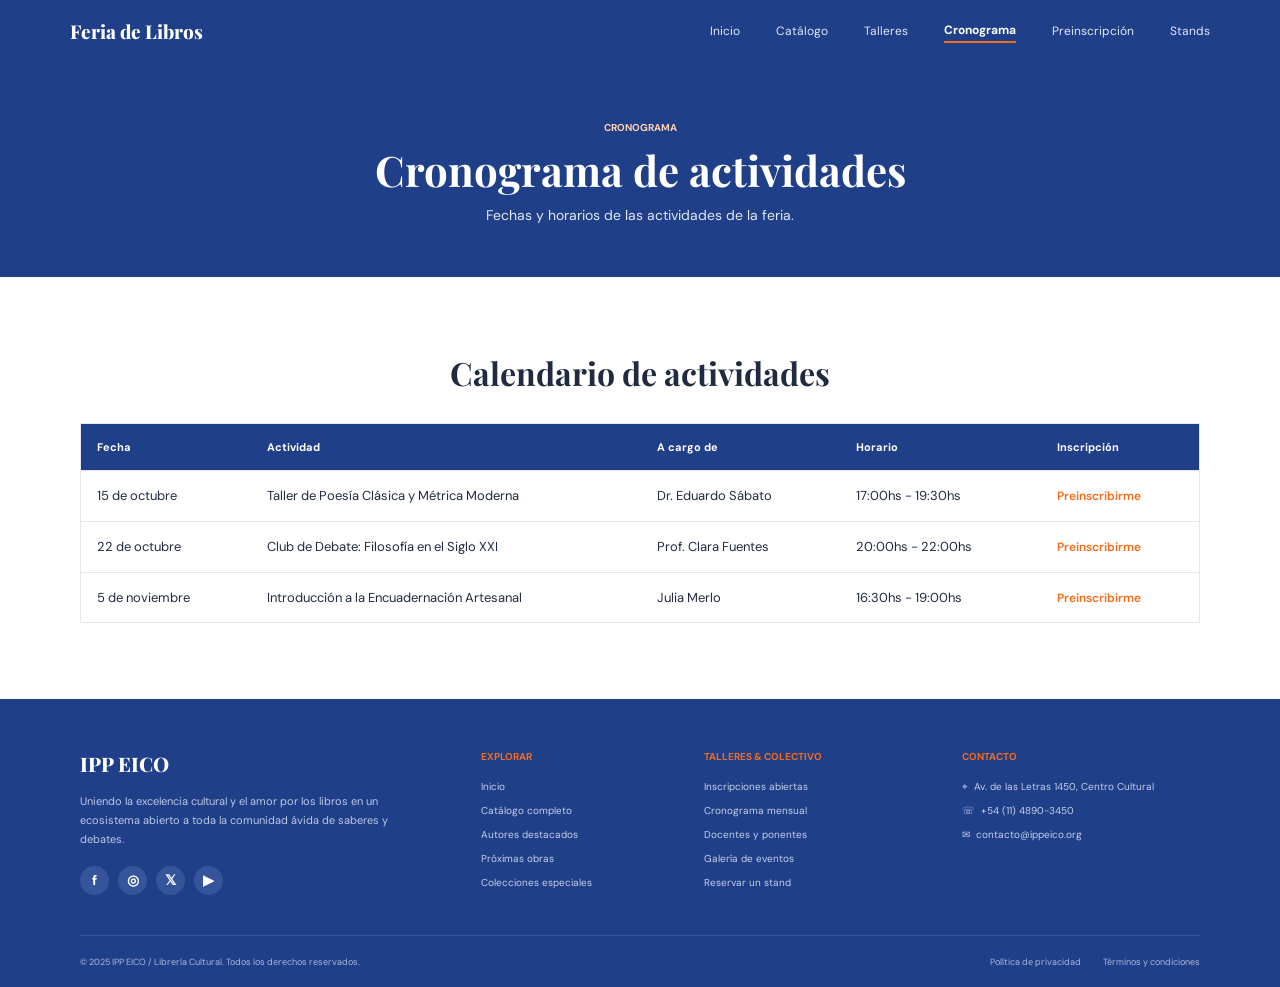
<file: feria de libros/cronograma.html>
<!doctype html>
<html lang="es">
<head>
  <meta charset="utf-8">
  <meta name="viewport" content="width=device-width, initial-scale=1">
  <meta name="description" content="Fechas y horarios de las actividades de la feria.">
  <title>Cronograma | IPP EICO</title>
  <link rel="preconnect" href="https://fonts.googleapis.com">
  <link rel="preconnect" href="https://fonts.gstatic.com" crossorigin>
  <link href="https://fonts.googleapis.com/css2?family=DM+Sans:wght@400;500;600;700&family=Playfair+Display:wght@600;700;800&display=swap" rel="stylesheet">
  <link rel="stylesheet" href="styles.css">
</head>
<body>
  <!-- ENCABEZADO: igual en todas las páginas -->
  <header class="site-header">
    <a class="brand" href="index.html">Feria de Libros</a>
    <button class="menu-toggle" type="button" aria-label="Abrir menú" aria-expanded="false">☰</button>
    <nav class="main-nav" aria-label="Navegación principal">
      <a href="index.html">Inicio</a>
      <a href="index.html#catalogo">Catálogo</a>
      <a href="talleres.html">Talleres</a>
      <a href="cronograma.html" aria-current="page">Cronograma</a>
      <a href="preinscripcion.html">Preinscripción</a>
      <a href="stands.html">Stands</a>
    </nav>
  </header>

  <main>
    <!-- Banda de título de la página -->
    <section class="page-hero" aria-labelledby="page-title">
      <p class="eyebrow eyebrow-light">CRONOGRAMA</p>
      <h1 id="page-title">Cronograma de actividades</h1>
      <p>Fechas y horarios de las actividades de la feria.</p>
    </section>
    <section class="section" aria-labelledby="crono-title">
      <div class="section-heading centered-heading"><h2 id="crono-title">Calendario de actividades</h2></div>
      <div class="table-wrap">
        <table class="schedule">
          <thead><tr><th scope="col">Fecha</th><th scope="col">Actividad</th><th scope="col">A cargo de</th><th scope="col">Horario</th><th scope="col">Inscripción</th></tr></thead>
          <tbody>
          <tr><td>15 de octubre</td><td>Taller de Poesía Clásica y Métrica Moderna</td><td>Dr. Eduardo Sábato</td><td>17:00hs - 19:30hs</td><td><a class="text-link" href="preinscripcion.html">Preinscribirme</a></td></tr>
          <tr><td>22 de octubre</td><td>Club de Debate: Filosofía en el Siglo XXI</td><td>Prof. Clara Fuentes</td><td>20:00hs - 22:00hs</td><td><a class="text-link" href="preinscripcion.html">Preinscribirme</a></td></tr>
          <tr><td>5 de noviembre</td><td>Introducción a la Encuadernación Artesanal</td><td>Julia Merlo</td><td>16:30hs - 19:00hs</td><td><a class="text-link" href="preinscripcion.html">Preinscribirme</a></td></tr>
          </tbody>
        </table>
      </div>
    </section>
  </main>

  <!-- PIE DE PÁGINA: igual en todas las páginas -->
  <footer class="site-footer">
    <div class="footer-main">
      <div class="footer-about"><a class="footer-brand" href="index.html">IPP EICO</a><p>Uniendo la excelencia cultural y el amor por los libros en un ecosistema abierto a toda la comunidad ávida de saberes y debates.</p><div class="social-links" aria-label="Redes sociales"><a href="#contacto" aria-label="Facebook">f</a><a href="#contacto" aria-label="Instagram">◎</a><a href="#contacto" aria-label="Twitter">𝕏</a><a href="#contacto" aria-label="YouTube">▶</a></div></div>
      <div class="footer-column"><h2>EXPLORAR</h2><a href="index.html">Inicio</a><a href="index.html#catalogo">Catálogo completo</a><a href="index.html#catalogo">Autores destacados</a><a href="index.html#catalogo">Próximas obras</a><a href="index.html#especialidades">Colecciones especiales</a></div>
      <div class="footer-column"><h2>TALLERES &amp; COLECTIVO</h2><a href="preinscripcion.html">Inscripciones abiertas</a><a href="cronograma.html">Cronograma mensual</a><a href="talleres.html">Docentes y ponentes</a><a href="talleres.html">Galería de eventos</a><a href="stands.html">Reservar un stand</a></div>
      <div class="footer-column footer-contact" id="contacto"><h2>CONTACTO</h2><p>⌖ &nbsp;Av. de las Letras 1450, Centro Cultural</p><a href="tel:+541148903450">☏ &nbsp;+54 (11) 4890-3450</a><a href="mailto:contacto@ippeico.org">✉ &nbsp;contacto@ippeico.org</a></div>
    </div>
    <div class="footer-bottom"><span>© 2025 IPP EICO / Librería Cultural. Todos los derechos reservados.</span><div><a href="#contacto">Política de privacidad</a><a href="#contacto">Términos y condiciones</a></div></div>
  </footer>
  <script>
    // Menú desplegable para celulares (agrega/quita la clase "is-open")
    const menuToggle = document.querySelector(".menu-toggle");
    const mainNav = document.querySelector(".main-nav");
    menuToggle.addEventListener("click", () => {
      const isExpanded = menuToggle.getAttribute("aria-expanded") === "true";
      menuToggle.setAttribute("aria-expanded", String(!isExpanded));
      mainNav.classList.toggle("is-open", !isExpanded);
    });
  </script>
</body>
</html>
</file>
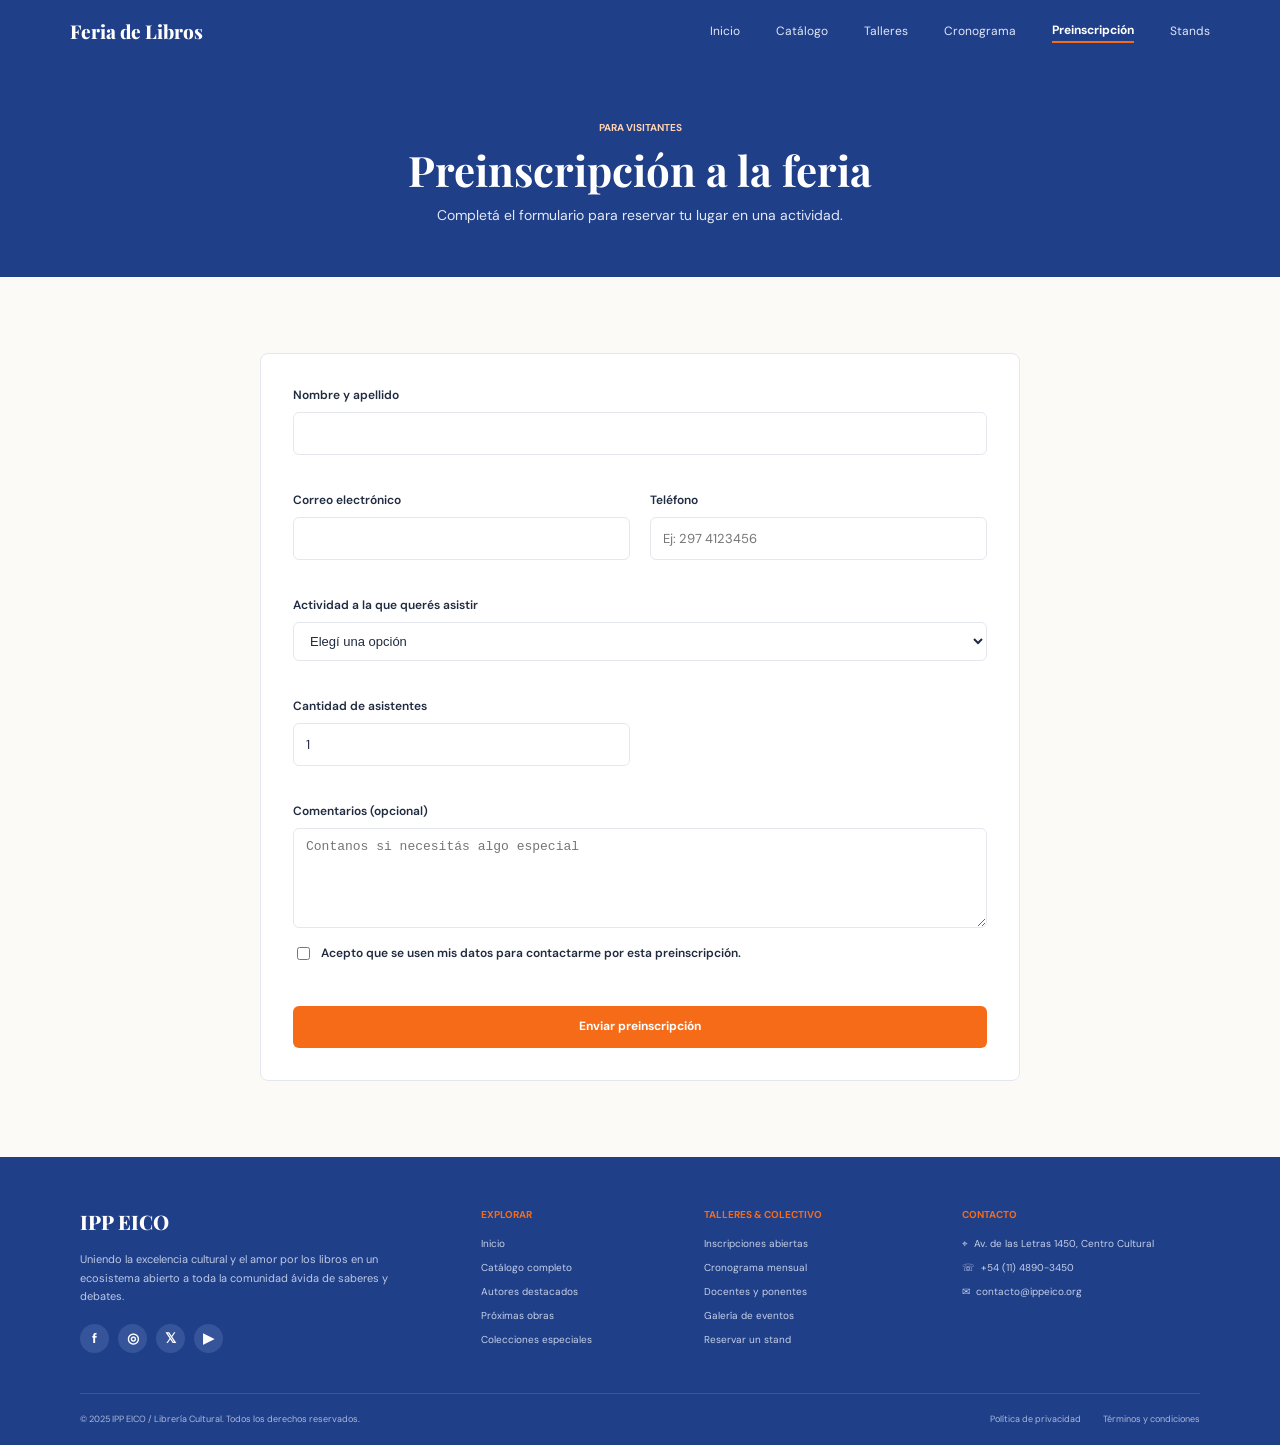
<file: feria de libros/preinscripcion.html>
<!doctype html>
<html lang="es">

<head>
  <meta charset="utf-8">
  <meta name="viewport" content="width=device-width, initial-scale=1">
  <meta name="description" content="Completá el formulario para reservar tu lugar en una actividad.">
  <title>Preinscripción | IPP EICO</title>
  <link rel="preconnect" href="https://fonts.googleapis.com">
  <link rel="preconnect" href="https://fonts.gstatic.com" crossorigin>
  <link
    href="https://fonts.googleapis.com/css2?family=DM+Sans:wght@400;500;600;700&family=Playfair+Display:wght@600;700;800&display=swap"
    rel="stylesheet">
  <link rel="stylesheet" href="styles.css">
</head>

<body>
  <!-- ENCABEZADO: igual en todas las páginas -->
  <header class="site-header">
    <a class="brand" href="index.html">Feria de Libros</a>
    <button class="menu-toggle" type="button" aria-label="Abrir menú" aria-expanded="false">☰</button>
    <nav class="main-nav" aria-label="Navegación principal">
      <a href="index.html">Inicio</a>
      <a href="index.html#catalogo">Catálogo</a>
      <a href="talleres.html">Talleres</a>
      <a href="cronograma.html">Cronograma</a>
      <a href="preinscripcion.html" aria-current="page">Preinscripción</a>
      <a href="stands.html">Stands</a>
    </nav>
  </header>

  <main>
    <!-- Banda de título de la página -->
    <section class="page-hero" aria-labelledby="page-title">
      <p class="eyebrow eyebrow-light">PARA VISITANTES</p>
      <h1 id="page-title">Preinscripción a la feria</h1>
      <p>Completá el formulario para reservar tu lugar en una actividad.</p>
    </section>
    <section class="section form-section" aria-label="Formulario">
      <!-- novalidate: la validación la hará JavaScript (Jornada 3). Cada campo tiene un id y un <small class="field-error"> para mostrar su error. -->
      <form class="form-card" id="form-preinscripcion" action="#" method="post" novalidate>
        <div class="form-grid">
          <div class="field field-full">
            <label for="pre-nombre">Nombre y apellido</label>
            <input id="pre-nombre" name="pre-nombre" type="text" required autocomplete="name">
            <small class="field-error" id="error-pre-nombre" aria-live="polite"></small>
          </div>
          <div class="field">
            <label for="pre-correo">Correo electrónico</label>
            <input id="pre-correo" name="pre-correo" type="email" required autocomplete="email">
            <small class="field-error" id="error-pre-correo" aria-live="polite"></small>
          </div>
          <div class="field">
            <label for="pre-telefono">Teléfono</label>
            <input id="pre-telefono" name="pre-telefono" type="tel" required autocomplete="tel"
              placeholder="Ej: 297 4123456">
            <small class="field-error" id="error-pre-telefono" aria-live="polite"></small>
          </div>
          <div class="field field-full">
            <label for="pre-actividad">Actividad a la que querés asistir</label>
            <select id="pre-actividad" name="pre-actividad" required>
              <option value="">Elegí una opción</option>
              <option value="poesia">Taller de Poesía Clásica y Métrica Moderna (15 oct)</option>
              <option value="debate">Club de Debate: Filosofía en el Siglo XXI (22 oct)</option>
              <option value="encuadernacion">Introducción a la Encuadernación Artesanal (5 nov)</option>
            </select>
            <small class="field-error" id="error-pre-actividad" aria-live="polite"></small>
          </div>
          <div class="field">
            <label for="pre-asistentes">Cantidad de asistentes</label>
            <input id="pre-asistentes" name="pre-asistentes" type="number" required min="1" max="5" value="1">
            <small class="field-error" id="error-pre-asistentes" aria-live="polite"></small>
          </div>
          <div class="field field-full">
            <label for="pre-comentarios">Comentarios (opcional)</label>
            <textarea id="pre-comentarios" name="pre-comentarios"
              placeholder="Contanos si necesitás algo especial"></textarea>
          </div>
          <div class="field field-full">
            <label class="check" for="pre-acepto"><input id="pre-acepto" name="pre-acepto" type="checkbox" required>
              Acepto que se usen mis datos para contactarme por esta preinscripción.</label>
            <small class="field-error" id="error-pre-acepto" aria-live="polite"></small>
          </div>
        </div>
        <button class="button button-orange form-submit" type="submit">Enviar preinscripción</button>
        <!-- Mensaje de confirmación: JavaScript le quita el atributo "hidden" al enviar -->
        <p class="form-message" id="pre-mensaje" role="status" hidden>¡Listo! Recibimos tu preinscripción. Te vamos a
          contactar por correo.</p>
      </form>
    </section>
  </main>

  <!-- PIE DE PÁGINA: igual en todas las páginas -->
  <footer class="site-footer">
    <div class="footer-main">
      <div class="footer-about"><a class="footer-brand" href="index.html">IPP EICO</a>
        <p>Uniendo la excelencia cultural y el amor por los libros en un ecosistema abierto a toda la comunidad ávida de
          saberes y debates.</p>
        <div class="social-links" aria-label="Redes sociales"><a href="#contacto" aria-label="Facebook">f</a><a
            href="#contacto" aria-label="Instagram">◎</a><a href="#contacto" aria-label="Twitter">𝕏</a><a
            href="#contacto" aria-label="YouTube">▶</a></div>
      </div>
      <div class="footer-column">
        <h2>EXPLORAR</h2><a href="index.html">Inicio</a><a href="index.html#catalogo">Catálogo completo</a><a
          href="index.html#catalogo">Autores destacados</a><a href="index.html#catalogo">Próximas obras</a><a
          href="index.html#especialidades">Colecciones especiales</a>
      </div>
      <div class="footer-column">
        <h2>TALLERES &amp; COLECTIVO</h2><a href="preinscripcion.html">Inscripciones abiertas</a><a
          href="cronograma.html">Cronograma mensual</a><a href="talleres.html">Docentes y ponentes</a><a
          href="talleres.html">Galería de eventos</a><a href="stands.html">Reservar un stand</a>
      </div>
      <div class="footer-column footer-contact" id="contacto">
        <h2>CONTACTO</h2>
        <p>⌖ &nbsp;Av. de las Letras 1450, Centro Cultural</p><a href="tel:+541148903450">☏ &nbsp;+54 (11)
          4890-3450</a><a href="mailto:contacto@ippeico.org">✉ &nbsp;contacto@ippeico.org</a>
      </div>
    </div>
    <div class="footer-bottom"><span>© 2025 IPP EICO / Librería Cultural. Todos los derechos reservados.</span>
      <div><a href="#contacto">Política de privacidad</a><a href="#contacto">Términos y condiciones</a></div>
    </div>
  </footer>

  <script src="script.js"></script>
</body>

</html>
</file>
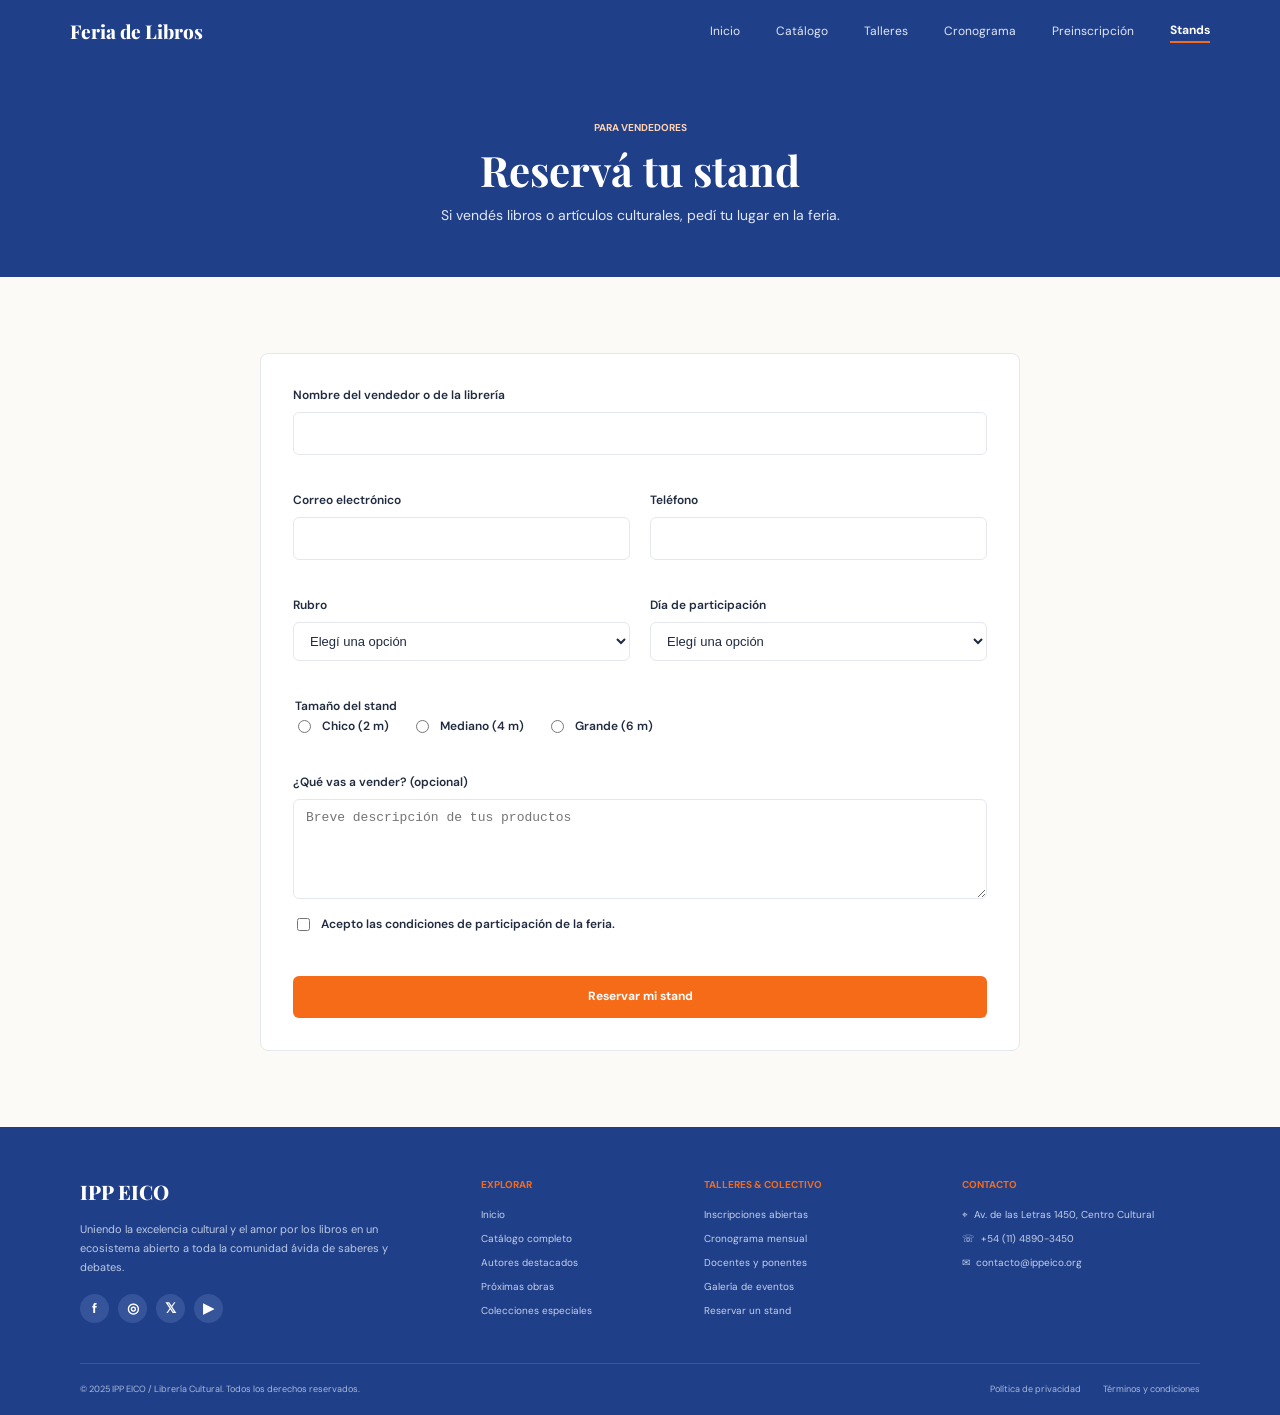
<file: feria de libros/stands.html>
<!doctype html>
<html lang="es">

<head>
  <meta charset="utf-8">
  <meta name="viewport" content="width=device-width, initial-scale=1">
  <meta name="description" content="Si vendés libros o artículos culturales, pedí tu lugar en la feria.">
  <title>Reserva de stands | IPP EICO</title>
  <link rel="preconnect" href="https://fonts.googleapis.com">
  <link rel="preconnect" href="https://fonts.gstatic.com" crossorigin>
  <link
    href="https://fonts.googleapis.com/css2?family=DM+Sans:wght@400;500;600;700&family=Playfair+Display:wght@600;700;800&display=swap"
    rel="stylesheet">
  <link rel="stylesheet" href="styles.css">
</head>

<body>
  <!-- ENCABEZADO: igual en todas las páginas -->
  <header class="site-header">
    <a class="brand" href="index.html">Feria de Libros</a>
    <button class="menu-toggle" type="button" aria-label="Abrir menú" aria-expanded="false">☰</button>
    <nav class="main-nav" aria-label="Navegación principal">
      <a href="index.html">Inicio</a>
      <a href="index.html#catalogo">Catálogo</a>
      <a href="talleres.html">Talleres</a>
      <a href="cronograma.html">Cronograma</a>
      <a href="preinscripcion.html">Preinscripción</a>
      <a href="stands.html" aria-current="page">Stands</a>
    </nav>
  </header>

  <main>
    <!-- Banda de título de la página -->
    <section class="page-hero" aria-labelledby="page-title">
      <p class="eyebrow eyebrow-light">PARA VENDEDORES</p>
      <h1 id="page-title">Reservá tu stand</h1>
      <p>Si vendés libros o artículos culturales, pedí tu lugar en la feria.</p>
    </section>
    <section class="section form-section" aria-label="Formulario">
      <!-- novalidate: la validación la hará JavaScript (Jornada 3). Cada campo tiene un id y un <small class="field-error"> para mostrar su error. -->
      <form class="form-card" id="form-stands" action="#" method="post" novalidate>
        <div class="form-grid">
          <div class="field field-full">
            <label for="stand-nombre">Nombre del vendedor o de la librería</label>
            <input id="stand-nombre" name="stand-nombre" type="text" required>
            <small class="field-error" id="error-stand-nombre" aria-live="polite"></small>
          </div>
          <div class="field">
            <label for="stand-correo">Correo electrónico</label>
            <input id="stand-correo" name="stand-correo" type="email" required autocomplete="email">
            <small class="field-error" id="error-stand-correo" aria-live="polite"></small>
          </div>
          <div class="field">
            <label for="stand-telefono">Teléfono</label>
            <input id="stand-telefono" name="stand-telefono" type="tel" required autocomplete="tel">
            <small class="field-error" id="error-stand-telefono" aria-live="polite"></small>
          </div>
          <div class="field">
            <label for="stand-rubro">Rubro</label>
            <select id="stand-rubro" name="stand-rubro" required>
              <option value="">Elegí una opción</option>
              <option value="nuevos">Libros nuevos</option>
              <option value="usados">Libros usados</option>
              <option value="ambos">Ambos</option>
            </select>
            <small class="field-error" id="error-stand-rubro" aria-live="polite"></small>
          </div>
          <div class="field">
            <label for="stand-dia">Día de participación</label>
            <select id="stand-dia" name="stand-dia" required>
              <option value="">Elegí una opción</option>
              <option value="15-oct">15 de octubre</option>
              <option value="22-oct">22 de octubre</option>
              <option value="5-nov">5 de noviembre</option>
              <option value="todos">Los tres días</option>
            </select>
            <small class="field-error" id="error-stand-dia" aria-live="polite"></small>
          </div>
          <fieldset class="field field-full">
            <legend>Tamaño del stand</legend>
            <div class="radio-row">
              <label class="check"><input type="radio" name="stand-tamano" value="chico" required> Chico (2 m)</label>
              <label class="check"><input type="radio" name="stand-tamano" value="mediano"> Mediano (4 m)</label>
              <label class="check"><input type="radio" name="stand-tamano" value="grande"> Grande (6 m)</label>
            </div>
            <small class="field-error" id="error-stand-tamano" aria-live="polite"></small>
          </fieldset>
          <div class="field field-full">
            <label for="stand-descripcion">¿Qué vas a vender? (opcional)</label>
            <textarea id="stand-descripcion" name="stand-descripcion"
              placeholder="Breve descripción de tus productos"></textarea>
          </div>
          <div class="field field-full">
            <label class="check" for="stand-acepto"><input id="stand-acepto" name="stand-acepto" type="checkbox"
                required> Acepto las condiciones de participación de la feria.</label>
            <small class="field-error" id="error-stand-acepto" aria-live="polite"></small>
          </div>
        </div>
        <button class="button button-orange form-submit" type="submit">Reservar mi stand</button>
        <!-- Mensaje de confirmación: JavaScript le quita el atributo "hidden" al enviar -->
        <p class="form-message" id="stand-mensaje" role="status" hidden>¡Listo! Recibimos tu solicitud de stand. Te
          vamos a confirmar por correo.</p>
      </form>
    </section>
  </main>

  <!-- PIE DE PÁGINA: igual en todas las páginas -->
  <footer class="site-footer">
    <div class="footer-main">
      <div class="footer-about"><a class="footer-brand" href="index.html">IPP EICO</a>
        <p>Uniendo la excelencia cultural y el amor por los libros en un ecosistema abierto a toda la comunidad ávida de
          saberes y debates.</p>
        <div class="social-links" aria-label="Redes sociales"><a href="#contacto" aria-label="Facebook">f</a><a
            href="#contacto" aria-label="Instagram">◎</a><a href="#contacto" aria-label="Twitter">𝕏</a><a
            href="#contacto" aria-label="YouTube">▶</a></div>
      </div>
      <div class="footer-column">
        <h2>EXPLORAR</h2><a href="index.html">Inicio</a><a href="index.html#catalogo">Catálogo completo</a><a
          href="index.html#catalogo">Autores destacados</a><a href="index.html#catalogo">Próximas obras</a><a
          href="index.html#especialidades">Colecciones especiales</a>
      </div>
      <div class="footer-column">
        <h2>TALLERES &amp; COLECTIVO</h2><a href="preinscripcion.html">Inscripciones abiertas</a><a
          href="cronograma.html">Cronograma mensual</a><a href="talleres.html">Docentes y ponentes</a><a
          href="talleres.html">Galería de eventos</a><a href="stands.html">Reservar un stand</a>
      </div>
      <div class="footer-column footer-contact" id="contacto">
        <h2>CONTACTO</h2>
        <p>⌖ &nbsp;Av. de las Letras 1450, Centro Cultural</p><a href="tel:+541148903450">☏ &nbsp;+54 (11)
          4890-3450</a><a href="mailto:contacto@ippeico.org">✉ &nbsp;contacto@ippeico.org</a>
      </div>
    </div>
    <div class="footer-bottom"><span>© 2025 IPP EICO / Librería Cultural. Todos los derechos reservados.</span>
      <div><a href="#contacto">Política de privacidad</a><a href="#contacto">Términos y condiciones</a></div>
    </div>
  </footer>
  <!-- Enlace al archivo JavaScript externo -->
  <script src="script.js"></script>
</body>
</html>
</body>

</html>
</file>
<file: feria de libros/styles.css>
:root {
  color-scheme: light;
  --ink: #202b40;
  --blue: #203f89;
  --blue-dark: #193674;
  --blue-soft: #6f819f;
  --orange: #f56b18;
  --paper: #fcfaf7;
  --line: #e4e8ee;
  --serif: "Playfair Display", Georgia, serif;
  --sans: "DM Sans", sans-serif;
}

* {
  box-sizing: border-box;
}

html {
  scroll-behavior: smooth;
}

body {
  margin: 0;
  color: var(--ink);
  background: #fff;
  font-family: var(--sans);
  font-size: 14px;
  line-height: 1.65;
}

a {
  color: inherit;
  text-decoration: none;
}

button,
input {
  font: inherit;
}

.sr-only {
  position: absolute;
  width: 1px;
  height: 1px;
  padding: 0;
  margin: -1px;
  overflow: hidden;
  clip: rect(0, 0, 0, 0);
  white-space: nowrap;
  border: 0;
}

.site-header {
  min-height: 64px;
  padding: 0 5.5%;
  display: flex;
  align-items: center;
  justify-content: space-between;
  gap: 30px;
  color: #fff;
  background: var(--blue);
}

.brand,
.footer-brand {
  font-family: var(--serif);
  font-size: 19px;
  font-weight: 800;
  white-space: nowrap;
}

.main-nav {
  display: flex;
  align-items: center;
  gap: clamp(18px, 3vw, 36px);
}

.main-nav a {
  color: #e0e7f7;
  font-size: 12px;
  transition: color .2s ease;
}

.main-nav a:hover,
.footer-column a:hover {
  color: #fff;
}

.search-form {
  width: 220px;
  height: 34px;
  padding: 0 12px;
  display: flex;
  align-items: center;
  gap: 9px;
  border: 1px solid #4964a2;
  border-radius: 20px;
  background: #2e4b91;
}

.search-form span {
  font-size: 20px;
  line-height: 1;
}

.search-form input {
  width: 100%;
  min-width: 0;
  color: white;
  border: 0;
  outline: 0;
  background: transparent;
  font-size: 11px;
}

.search-form input::placeholder {
  color: #c0cce4;
}

.menu-toggle {
  display: none;
  color: white;
  border: 0;
  background: none;
  font-size: 22px;
}

.hero {
  min-height: 435px;
  position: relative;
  display: grid;
  place-items: center;
  padding: 70px 24px;
  color: #fff;
  text-align: center;
  background: linear-gradient(90deg, rgba(19, 43, 96, .76), rgba(23, 46, 99, .57)), url("https://images.unsplash.com/photo-1507842217343-583bb7270b66?auto=format&fit=crop&w=2000&q=90") center 48% / cover;
}

.hero-content {
  width: min(650px, 100%);
  animation: reveal .8s both;
}

.eyebrow {
  margin: 0 0 9px;
  color: var(--orange);
  font-size: 10px;
  font-weight: 700;
}

.eyebrow-light {
  color: #ffd2b1;
}

h1,
h2,
h3,
blockquote {
  font-family: var(--serif);
}

.hero h1 {
  max-width: 620px;
  margin: 14px auto 18px;
  font-size: clamp(36px, 4.6vw, 54px);
  line-height: 1.12;
}

.hero-copy {
  max-width: 610px;
  margin: 0 auto 26px;
  color: #e2e8f4;
  font-size: 14px;
}

.hero-actions {
  display: flex;
  justify-content: center;
  gap: 12px;
}

.button {
  min-height: 42px;
  padding: 0 23px;
  display: inline-flex;
  align-items: center;
  justify-content: center;
  border: 1px solid transparent;
  border-radius: 6px;
  font-size: 12px;
  font-weight: 700;
  cursor: pointer;
  transition: transform .2s ease, background .2s ease;
}

.button:hover {
  transform: translateY(-2px);
}

.button-orange {
  color: white;
  background: var(--orange);
}

.button-orange:hover {
  background: #df5b0c;
}

.button-outline {
  color: white;
  border-color: rgba(255, 255, 255, .8);
  background: transparent;
}

.scroll-cue {
  position: absolute;
  bottom: 17px;
  left: 50%;
  color: white;
  font-size: 20px;
  opacity: .8;
}

.quote-section {
  min-height: 210px;
  padding: 42px 22px 36px;
  text-align: center;
}

.quote-section blockquote {
  max-width: 850px;
  margin: 18px auto 20px;
  font-size: clamp(21px, 2.7vw, 28px);
  font-weight: 700;
  line-height: 1.38;
}

.quote-credit {
  margin: 0;
  color: var(--blue-soft);
  font-size: 11px;
  font-weight: 600;
}

.section {
  padding: 76px max(6%, calc((100% - 1120px) / 2));
}

.catalog-section {
  background: var(--paper);
}

.section-heading {
  margin-bottom: 30px;
}

.section-heading h2,
.newsletter-section h2 {
  margin: 0;
  font-size: clamp(25px, 3vw, 32px);
  line-height: 1.25;
}

.heading-row {
  display: flex;
  align-items: end;
  justify-content: space-between;
  gap: 18px;
}

.text-link {
  padding-bottom: 6px;
  color: var(--orange);
  font-size: 12px;
  font-weight: 600;
}

.text-link span {
  margin-left: 5px;
  font-size: 17px;
}

.book-grid {
  display: grid;
  grid-template-columns: repeat(4, minmax(0, 1fr));
  gap: 24px;
}

.book-card {
  overflow: hidden;
  border: 1px solid var(--line);
  border-radius: 6px;
  background: white;
  transition: transform .25s ease, box-shadow .25s ease;
}

.book-card:hover {
  transform: translateY(-4px);
  box-shadow: 0 12px 30px rgba(31, 48, 78, .1);
}

.book-card>img {
  width: 100%;
  height: 228px;
  display: block;
  object-fit: cover;
  background: #e8e8e8;
}

.book-info {
  padding: 14px 15px 12px;
}

.book-category {
  margin: 0 0 2px;
  color: var(--orange);
  font-size: 9px;
  font-weight: 700;
}

.book-info h3 {
  margin: 0;
  font-size: 15px;
  line-height: 1.4;
}

.muted {
  margin: 1px 0 0;
  color: var(--blue-soft);
  font-size: 11px;
}

.book-bottom {
  margin-top: 11px;
  display: flex;
  align-items: center;
  justify-content: space-between;
  color: var(--blue);
}

.book-bottom strong {
  font-size: 13px;
}

.icon-button {
  width: 28px;
  height: 28px;
  color: var(--blue);
  border: 0;
  border-radius: 50%;
  background: #f2f5fa;
  cursor: pointer;
}

.specialties-section {
  padding-top: 78px;
  padding-bottom: 82px;
}

.centered-heading {
  text-align: center;
}

.centered-heading .eyebrow {
  margin-bottom: 9px;
}

.specialty-grid {
  display: grid;
  grid-template-columns: repeat(3, minmax(0, 1fr));
  gap: 22px;
}

.specialty-card {
  min-height: 210px;
  position: relative;
  overflow: hidden;
  display: flex;
  flex-direction: column;
  justify-content: space-between;
  padding: 20px;
  border-radius: 8px;
  color: white;
  background: linear-gradient(0deg, rgba(22, 48, 105, .94), rgba(33, 66, 137, .48)), var(--card-image) center / cover;
  transition: background-size .3s ease, transform .25s ease;
}

.specialty-card:hover {
  transform: translateY(-3px);
}

.specialty-icon {
  width: 34px;
  height: 34px;
  display: grid;
  place-items: center;
  border: 1px solid rgba(255, 255, 255, .25);
  border-radius: 50%;
  background: rgba(255, 255, 255, .16);
  font-size: 17px;
}

.specialty-card h3 {
  margin: 0 0 2px;
  font-size: 19px;
}

.specialty-card p {
  max-width: 300px;
  margin: 0;
  color: #e0e7f3;
  font-size: 11px;
  line-height: 1.5;
}

.events-section {
  background: var(--paper);
}

.event-grid {
  display: grid;
  grid-template-columns: repeat(3, minmax(0, 1fr));
  gap: 24px;
}

.event-card {
  overflow: hidden;
  display: flex;
  flex-direction: column;
  border: 1px solid var(--line);
  border-radius: 7px;
  background: #fff;
}

.event-image {
  height: 160px;
  position: relative;
}

.event-image img {
  width: 100%;
  height: 100%;
  display: block;
  object-fit: cover;
}

.date-badge {
  position: absolute;
  top: 12px;
  left: 12px;
  padding: 4px 10px;
  border-radius: 3px;
  color: #fff;
  background: var(--orange);
  font-size: 10px;
  font-weight: 700;
}

.event-copy {
  flex: 1;
  padding: 18px 19px;
}

.event-copy h3 {
  margin: 0;
  font-size: 16px;
  line-height: 1.45;
}

.event-copy>p:last-child {
  margin: 10px 0 0;
  color: #657187;
  font-size: 11px;
  line-height: 1.65;
}

.event-footer {
  min-height: 56px;
  padding: 10px 18px;
  display: flex;
  align-items: center;
  justify-content: space-between;
  gap: 10px;
  border-top: 1px solid #eef0f3;
}

.event-footer strong {
  color: var(--blue);
  font-size: 11px;
}

.button-small {
  min-height: 32px;
  padding: 0 14px;
  font-size: 10px;
}

.testimonials-section {
  padding-top: 75px;
  padding-bottom: 76px;
}

.testimonial-grid {
  display: grid;
  grid-template-columns: repeat(3, minmax(0, 1fr));
  gap: 18px;
}

.testimonial {
  min-height: 205px;
  margin: 0;
  padding: 23px 24px;
  display: flex;
  flex-direction: column;
  border-radius: 5px;
  background: #f7f9fc;
}

.stars {
  color: var(--orange);
  letter-spacing: 0;
  font-size: 16px;
}

.testimonial blockquote {
  flex: 1;
  margin: 14px 0;
  font-size: 13px;
  line-height: 1.7;
}

.testimonial figcaption {
  display: flex;
  flex-direction: column;
  font-size: 11px;
}

.testimonial figcaption span {
  color: var(--blue-soft);
  font-size: 10px;
}

.newsletter-section {
  padding: 62px 24px 66px;
  text-align: center;
  background: var(--paper);
}

.newsletter-section>p:not(.eyebrow) {
  max-width: 490px;
  margin: 10px auto 20px;
  color: var(--blue-soft);
  font-size: 12px;
  line-height: 1.6;
}

.newsletter-form {
  max-width: 490px;
  margin: 0 auto;
  display: flex;
  gap: 10px;
}

.newsletter-form input {
  flex: 1;
  min-width: 0;
  height: 42px;
  padding: 0 14px;
  border: 1px solid var(--line);
  border-radius: 6px;
  outline-color: var(--blue);
  background: white;
  font-size: 12px;
}

.site-footer {
  padding: 48px max(6%, calc((100% - 1120px) / 2)) 0;
  color: #d7e0f5;
  background: var(--blue);
}

.footer-main {
  display: grid;
  grid-template-columns: 1.5fr .75fr .9fr 1fr;
  gap: 44px;
  padding-bottom: 40px;
}

.footer-brand {
  color: white;
  font-size: 20px;
}

.footer-about>p {
  max-width: 320px;
  margin: 12px 0 18px;
  color: #bbc9e4;
  font-size: 11px;
  line-height: 1.7;
}

.social-links {
  display: flex;
  gap: 9px;
}

.social-links a {
  width: 29px;
  height: 29px;
  display: grid;
  place-items: center;
  border-radius: 50%;
  color: white;
  background: #35549a;
  font-weight: 700;
}

.footer-column {
  display: flex;
  flex-direction: column;
  align-items: flex-start;
  gap: 7px;
}

.footer-column h2 {
  margin: 2px 0 5px;
  color: var(--orange);
  font-family: var(--sans);
  font-size: 10px;
}

.footer-column a,
.footer-column p {
  margin: 0;
  color: #c5d1e8;
  font-size: 10px;
  line-height: 1.7;
}

.footer-bottom {
  min-height: 52px;
  display: flex;
  align-items: center;
  justify-content: space-between;
  gap: 16px;
  border-top: 1px solid rgba(255, 255, 255, .13);
  color: #aab9db;
  font-size: 9px;
}

.footer-bottom div {
  display: flex;
  gap: 22px;
}

.footer-bottom a:hover {
  color: white;
}

@keyframes reveal {
  from {
    opacity: 0;
    transform: translateY(12px);
  }

  to {
    opacity: 1;
    transform: translateY(0);
  }
}

@media (max-width: 900px) {
  .site-header {
    padding-inline: 4%;
    gap: 16px;
  }

  .main-nav {
    gap: 14px;
  }

  .search-form {
    width: 170px;
  }

  .section {
    padding-inline: 5%;
  }

  .book-grid {
    gap: 14px;
  }

  .book-card>img {
    height: 190px;
  }

  .footer-main {
    gap: 24px;
  }
}

@media (max-width: 680px) {
  .site-header {
    min-height: 62px;
    position: relative;
    flex-wrap: wrap;
    padding: 0 20px;
  }

  .brand {
    margin-right: auto;
  }

  .menu-toggle {
    display: block;
  }

  .main-nav {
    order: 4;
    width: 100%;
    padding: 0 0 15px;
    display: none;
    flex-wrap: wrap;
    justify-content: center;
    gap: 10px 20px;
  }

  .main-nav.is-open {
    display: flex;
  }

  .search-form {
    width: min(190px, 44vw);
    margin: 0 0 0 auto;
  }

  .hero {
    min-height: 440px;
    padding: 65px 22px;
  }

  .hero h1 {
    font-size: 39px;
  }

  .hero-copy {
    font-size: 13px;
  }

  .quote-section {
    padding-block: 38px;
  }

  .section {
    padding: 58px 20px;
  }

  .heading-row {
    align-items: flex-start;
    flex-direction: column;
    gap: 4px;
  }

  .book-grid {
    grid-template-columns: repeat(2, minmax(0, 1fr));
    gap: 14px;
  }

  .book-card>img {
    height: 190px;
  }

  .book-info {
    padding: 12px;
  }

  .book-info h3 {
    font-size: 14px;
  }

  .specialty-grid {
    grid-template-columns: repeat(2, minmax(0, 1fr));
    gap: 12px;
  }

  .specialty-card {
    min-height: 190px;
    padding: 15px;
  }

  .specialty-card h3 {
    font-size: 17px;
  }

  .event-grid,
  .testimonial-grid {
    grid-template-columns: 1fr;
    gap: 16px;
  }

  .event-image {
    height: 190px;
  }

  .testimonial {
    min-height: 180px;
  }

  .newsletter-section {
    padding: 52px 20px;
  }

  .newsletter-form {
    flex-direction: column;
  }

  .newsletter-form .button {
    width: 100%;
  }

  .footer-main {
    grid-template-columns: repeat(2, minmax(0, 1fr));
    gap: 30px 20px;
  }

  .footer-bottom {
    align-items: flex-start;
    flex-direction: column;
    justify-content: center;
    padding-block: 14px;
  }
}

@media (max-width: 390px) {
  .site-header {
    padding-inline: 14px;
  }

  .brand {
    font-size: 17px;
  }

  .search-form {
    width: 145px;
  }

  .hero h1 {
    font-size: 34px;
  }

  .hero-actions {
    align-items: stretch;
    flex-direction: column;
    max-width: 230px;
    margin: 0 auto;
  }

  .book-card>img {
    height: 155px;
  }

  .specialty-grid {
    grid-template-columns: 1fr;
  }

  .specialty-card {
    min-height: 175px;
  }

  .footer-main {
    grid-template-columns: 1fr;
  }
}

/* ==========================================================
   PÁGINAS INTERNAS (talleres, cronograma, preinscripción, stands)
   ========================================================== */

/* Enlace de la página actual en el menú */
.main-nav a[aria-current="page"] {
  color: #fff;
  font-weight: 700;
  border-bottom: 2px solid var(--orange);
}

/* Banda azul con el título de cada página */
.page-hero {
  padding: 56px 6% 50px;
  text-align: center;
  color: #fff;
  background: var(--blue);
}

.page-hero h1 {
  margin: 8px 0 10px;
  font-size: clamp(30px, 4vw, 42px);
  line-height: 1.15;
}

.page-hero p:last-child {
  max-width: 560px;
  margin: 0 auto;
  color: #e2e8f4;
  font-size: 14px;
}

/* Formularios */
.form-section {
  background: var(--paper);
}

.form-card {
  max-width: 760px;
  margin: 0 auto;
  padding: 32px;
  border: 1px solid var(--line);
  border-radius: 8px;
  background: #fff;
}

.form-grid {
  display: grid;
  grid-template-columns: repeat(2, minmax(0, 1fr));
  gap: 16px 20px;
}

.field {
  display: flex;
  flex-direction: column;
  gap: 6px;
  min-width: 0;
}

.field-full {
  grid-column: 1 / -1;
}

.field label,
.field legend {
  font-size: 12px;
  font-weight: 600;
}

.field input:not([type="checkbox"]):not([type="radio"]),
.field select,
.field textarea {
  width: 100%;
  padding: 10px 12px;
  color: var(--ink);
  border: 1px solid var(--line);
  border-radius: 6px;
  background: #fff;
  font-size: 13px;
}

.field textarea {
  min-height: 100px;
  resize: vertical;
}

.field input:focus,
.field select:focus,
.field textarea:focus {
  outline: 2px solid var(--blue);
  outline-offset: 1px;
}

.field-error {
  min-height: 14px;
  color: #b3261e;
  font-size: 11px;
}

/* JavaScript escribe aquí los errores */
fieldset.field {
  padding: 0;
  margin: 0;
  border: 0;
}

.radio-row {
  display: flex;
  flex-wrap: wrap;
  gap: 8px 22px;
}

.check {
  display: flex;
  align-items: flex-start;
  gap: 8px;
  font-size: 12px;
  font-weight: 400;
}

.form-submit {
  width: 100%;
  margin-top: 22px;
}

.form-message {
  margin: 16px 0 0;
  padding: 12px 14px;
  border-radius: 6px;
  color: #1b5e20;
  background: #e8f5e9;
  font-size: 12px;
}

.form-message[hidden] {
  display: none;
}

/* Tabla del cronograma */
.table-wrap {
  overflow-x: auto;
}

/* en celulares la tabla se desplaza sin romper la página */
.schedule {
  width: 100%;
  min-width: 620px;
  border-collapse: collapse;
  background: #fff;
  border: 1px solid var(--line);
}

.schedule th,
.schedule td {
  padding: 14px 16px;
  text-align: left;
  border-bottom: 1px solid var(--line);
  font-size: 13px;
}

.schedule th {
  color: #fff;
  background: var(--blue);
  font-size: 11px;
}

@media (max-width: 680px) {
  .form-grid {
    grid-template-columns: 1fr;
  }

  .form-card {
    padding: 20px;
  }
}
</file>
